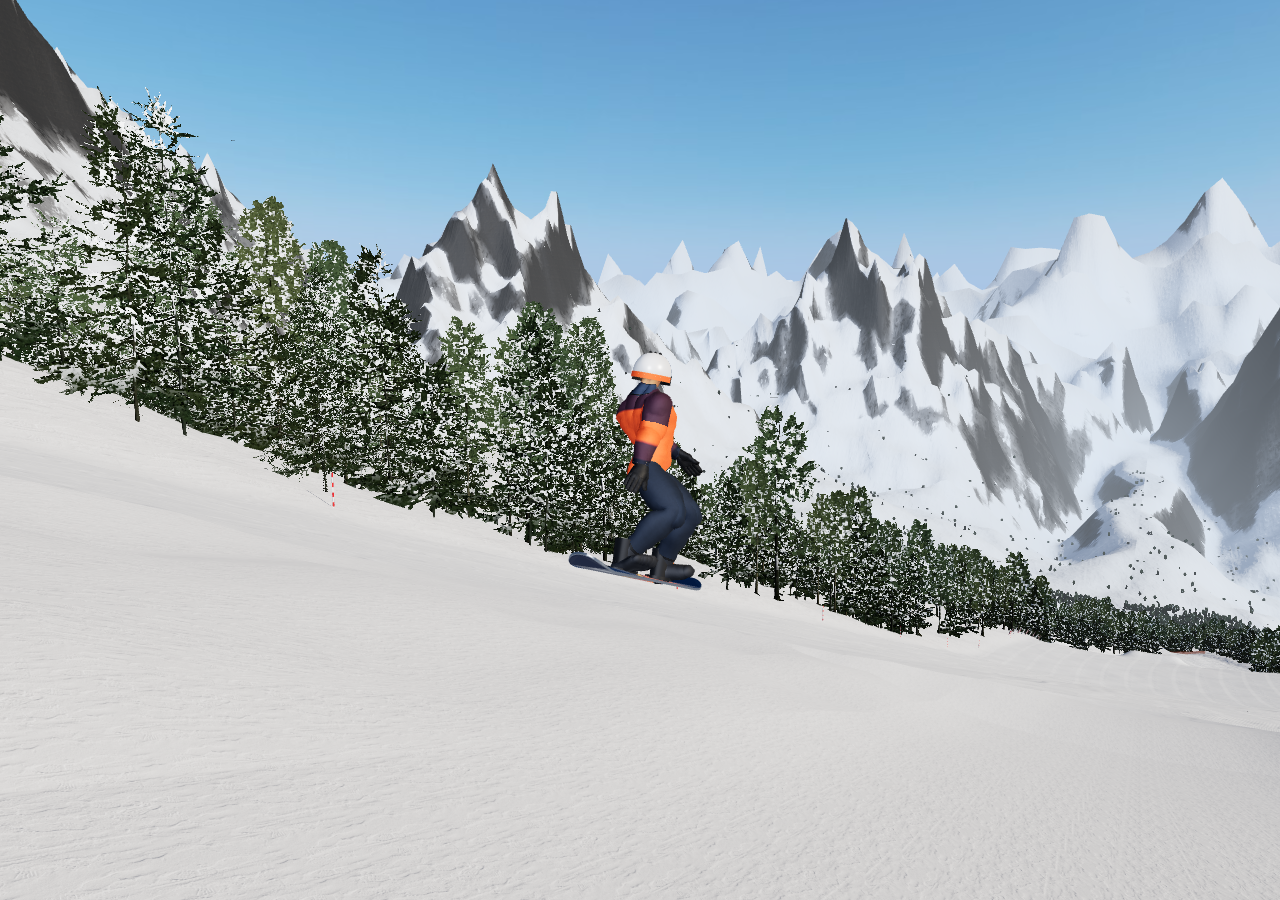
<file: web/dev.html>
<!doctype html><html><head><meta charset="utf-8"><title>Summit Line dev</title>
<link rel="stylesheet" href="assets/fonts/fonts.css">
<style>html,body{margin:0;height:100%;overflow:hidden;background:#000}#gl{width:100%;height:100%;display:block}</style>
<script type="importmap">{"imports":{"three":"./vendor/three/build/three.module.min.js"}}</script>
</head><body><canvas id="gl"></canvas><script type="module" src="js/dev.js"></script></body></html>
</file>
<file: web/assets/fonts/fonts.css>
@font-face{font-family:'Barlow';font-style:normal;font-weight:500;font-display:block;src:url(Barlow-500.woff2) format('woff2');}
@font-face{font-family:'Barlow';font-style:normal;font-weight:700;font-display:block;src:url(Barlow-700.woff2) format('woff2');}
@font-face{font-family:'Barlow Condensed';font-style:italic;font-weight:800;font-display:block;src:url(BarlowCondensed-800i.woff2) format('woff2');}
@font-face{font-family:'Barlow Condensed';font-style:normal;font-weight:600;font-display:block;src:url(BarlowCondensed-600.woff2) format('woff2');}
@font-face{font-family:'Barlow Condensed';font-style:normal;font-weight:800;font-display:block;src:url(BarlowCondensed-800.woff2) format('woff2');}
</file>
